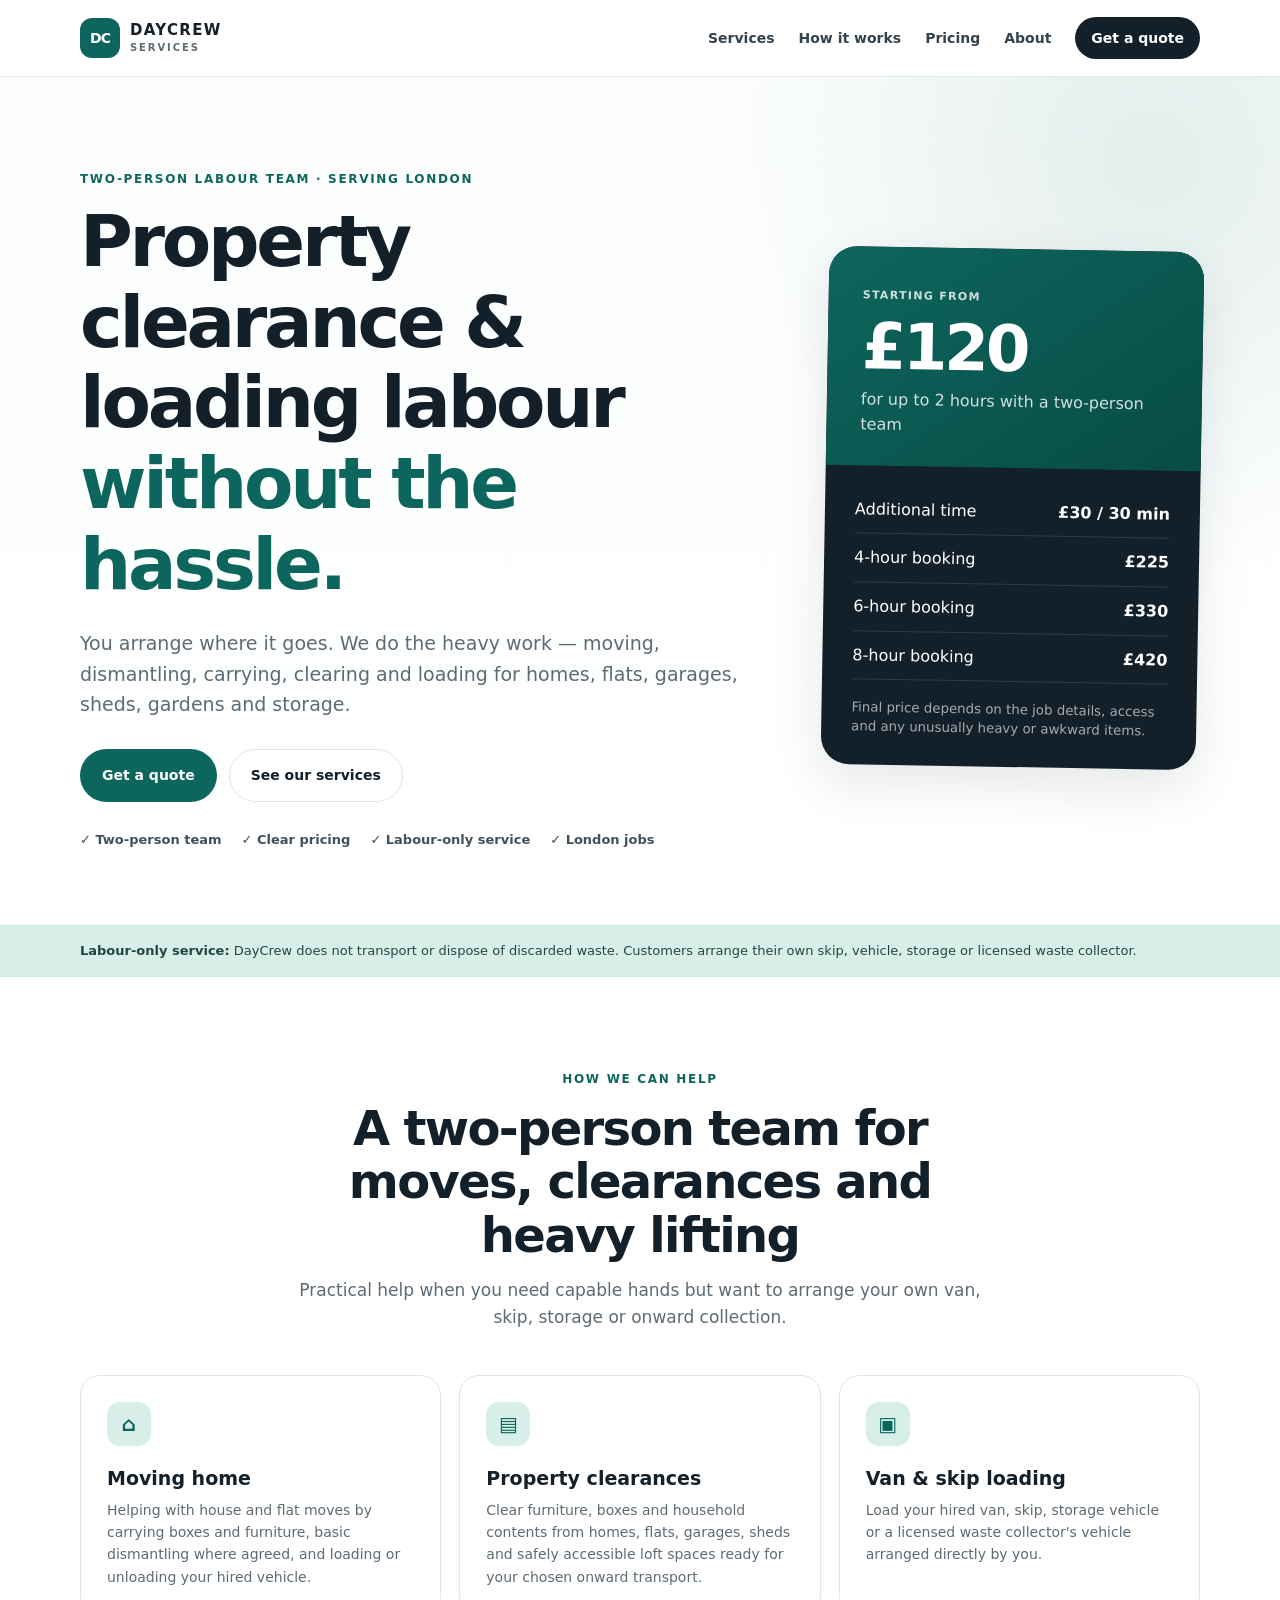
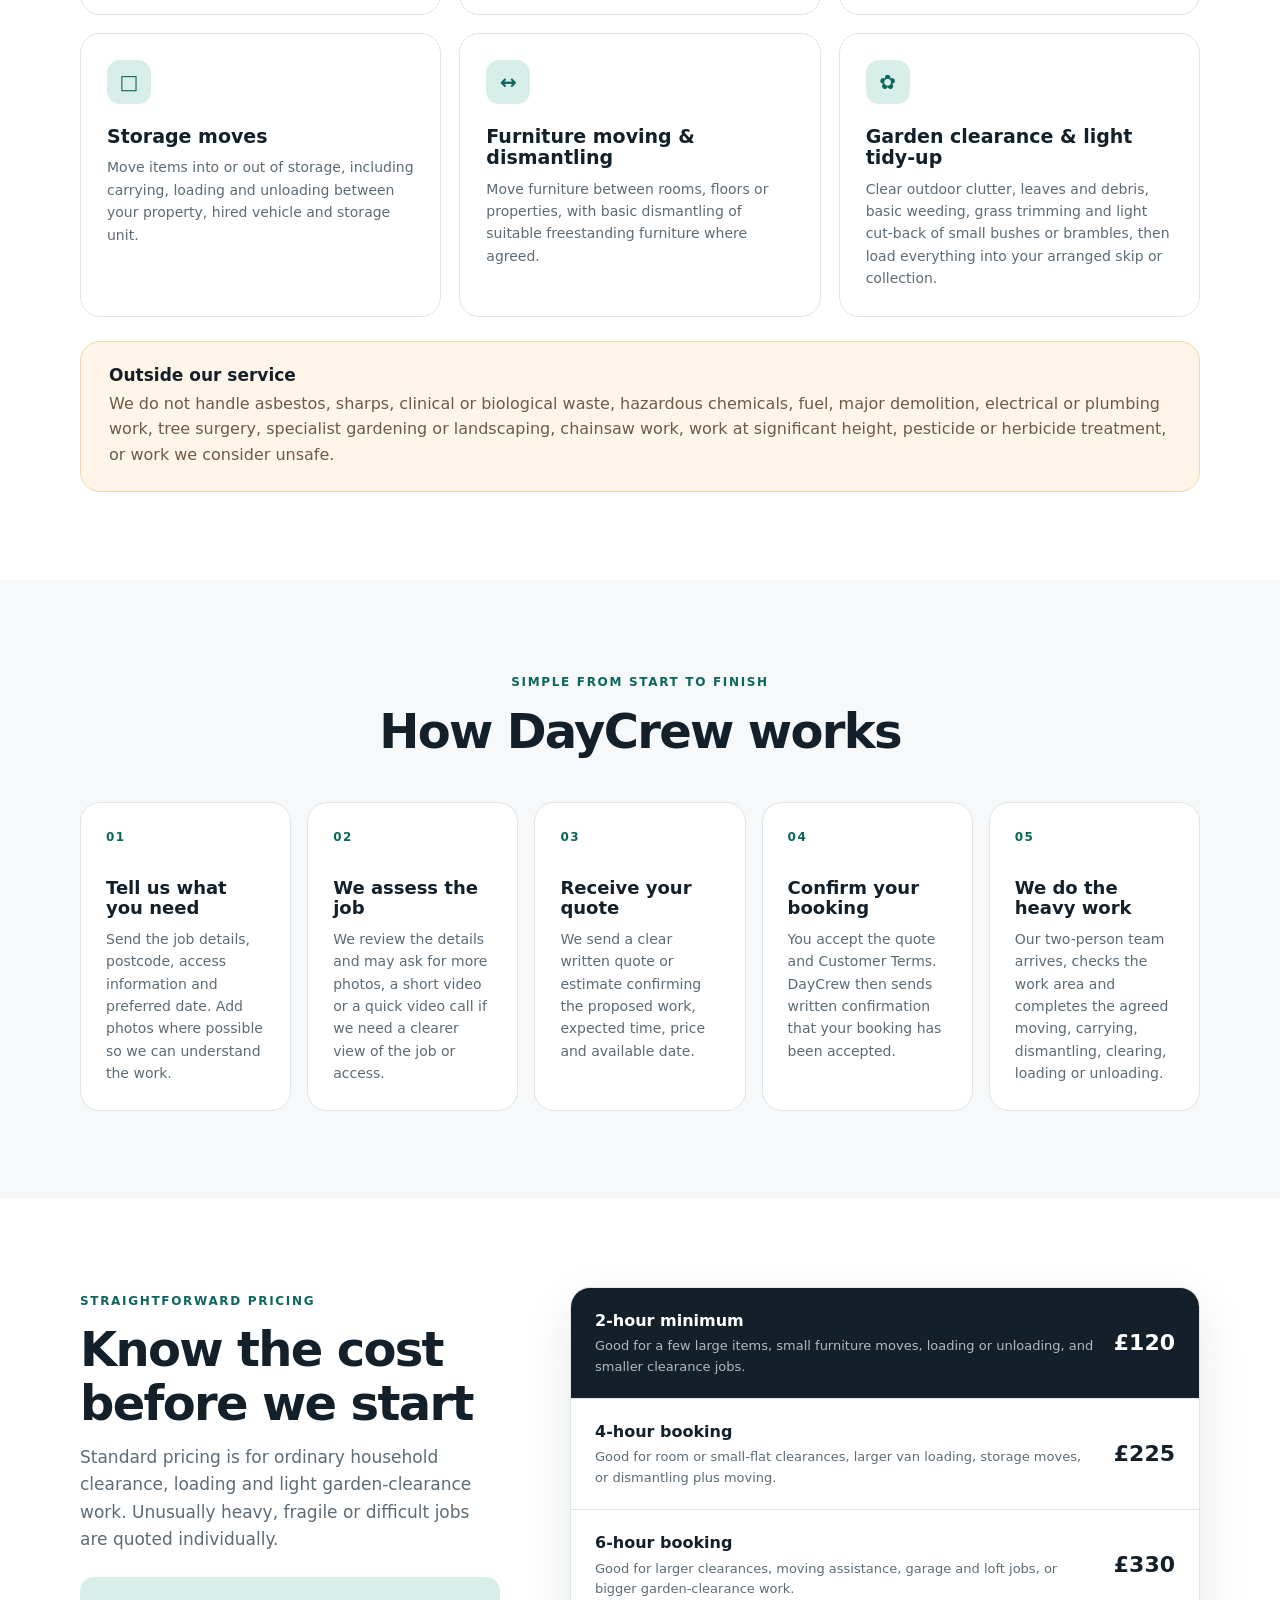
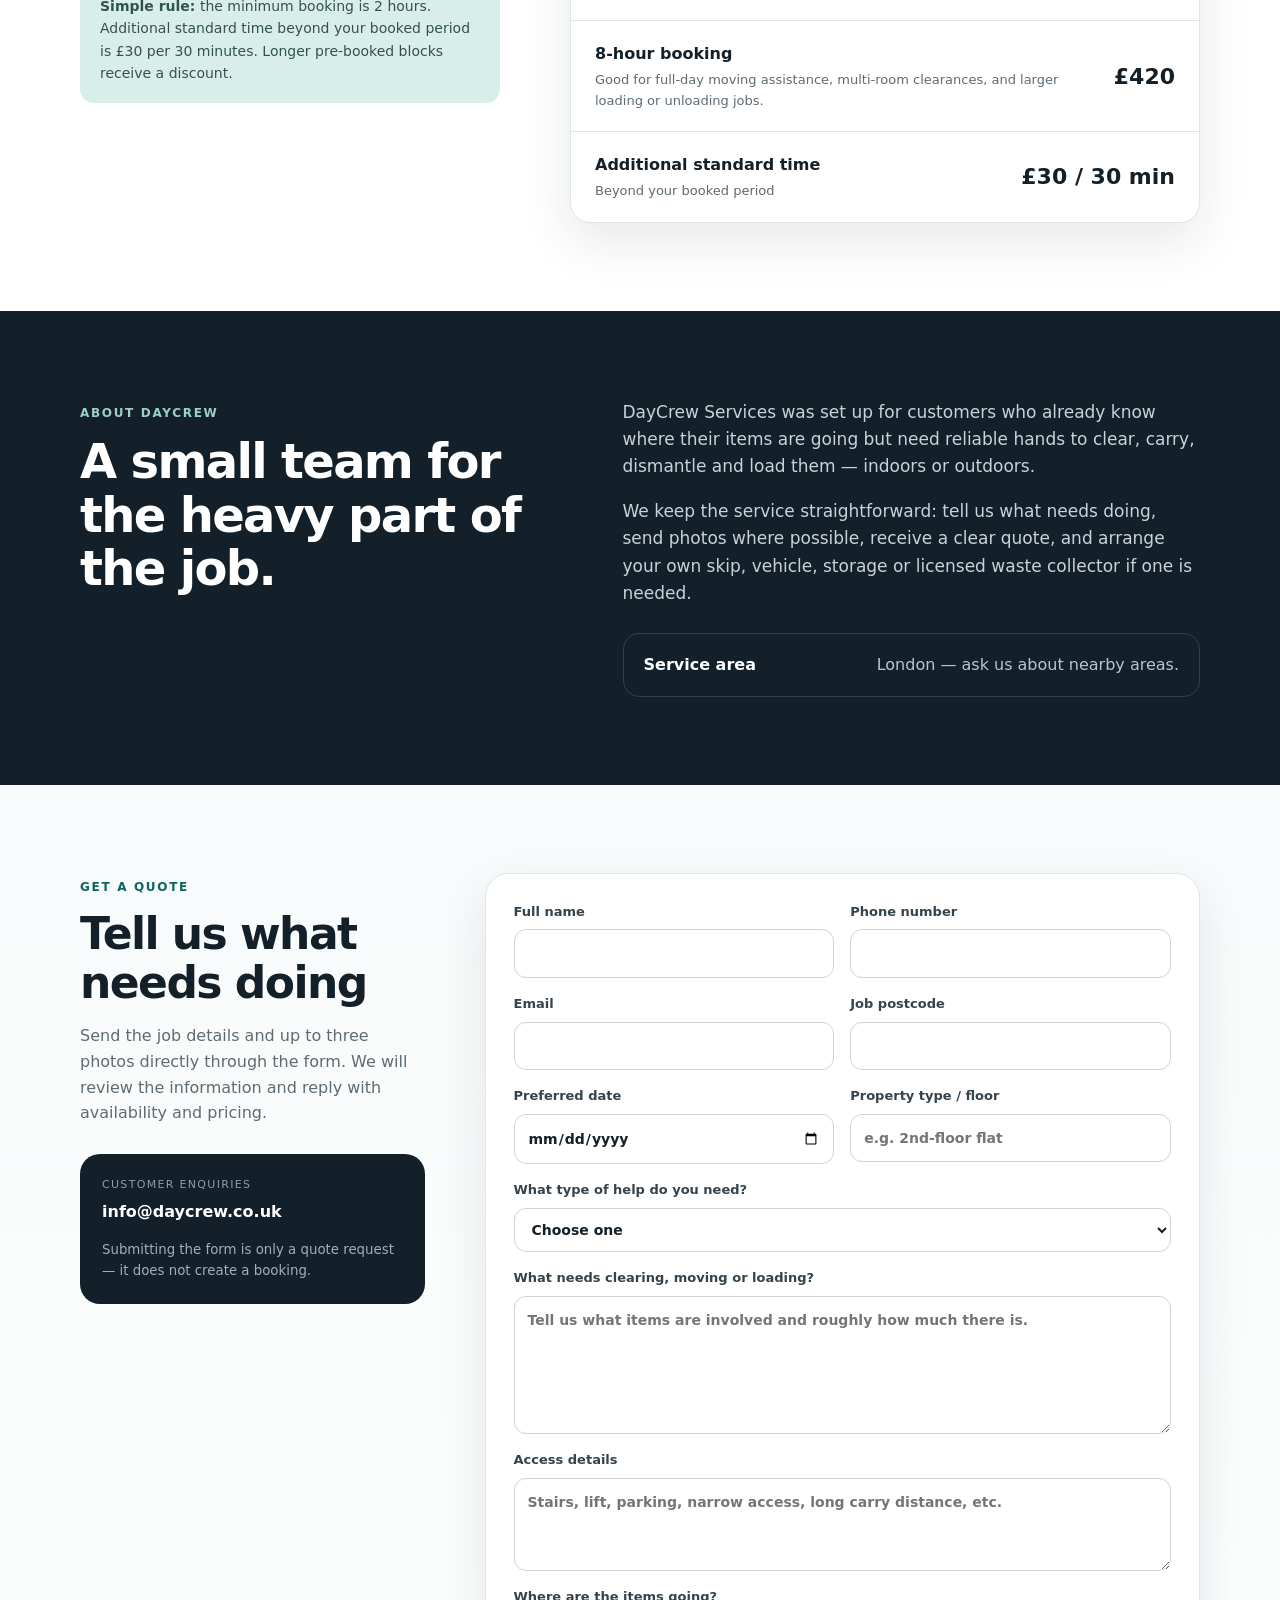
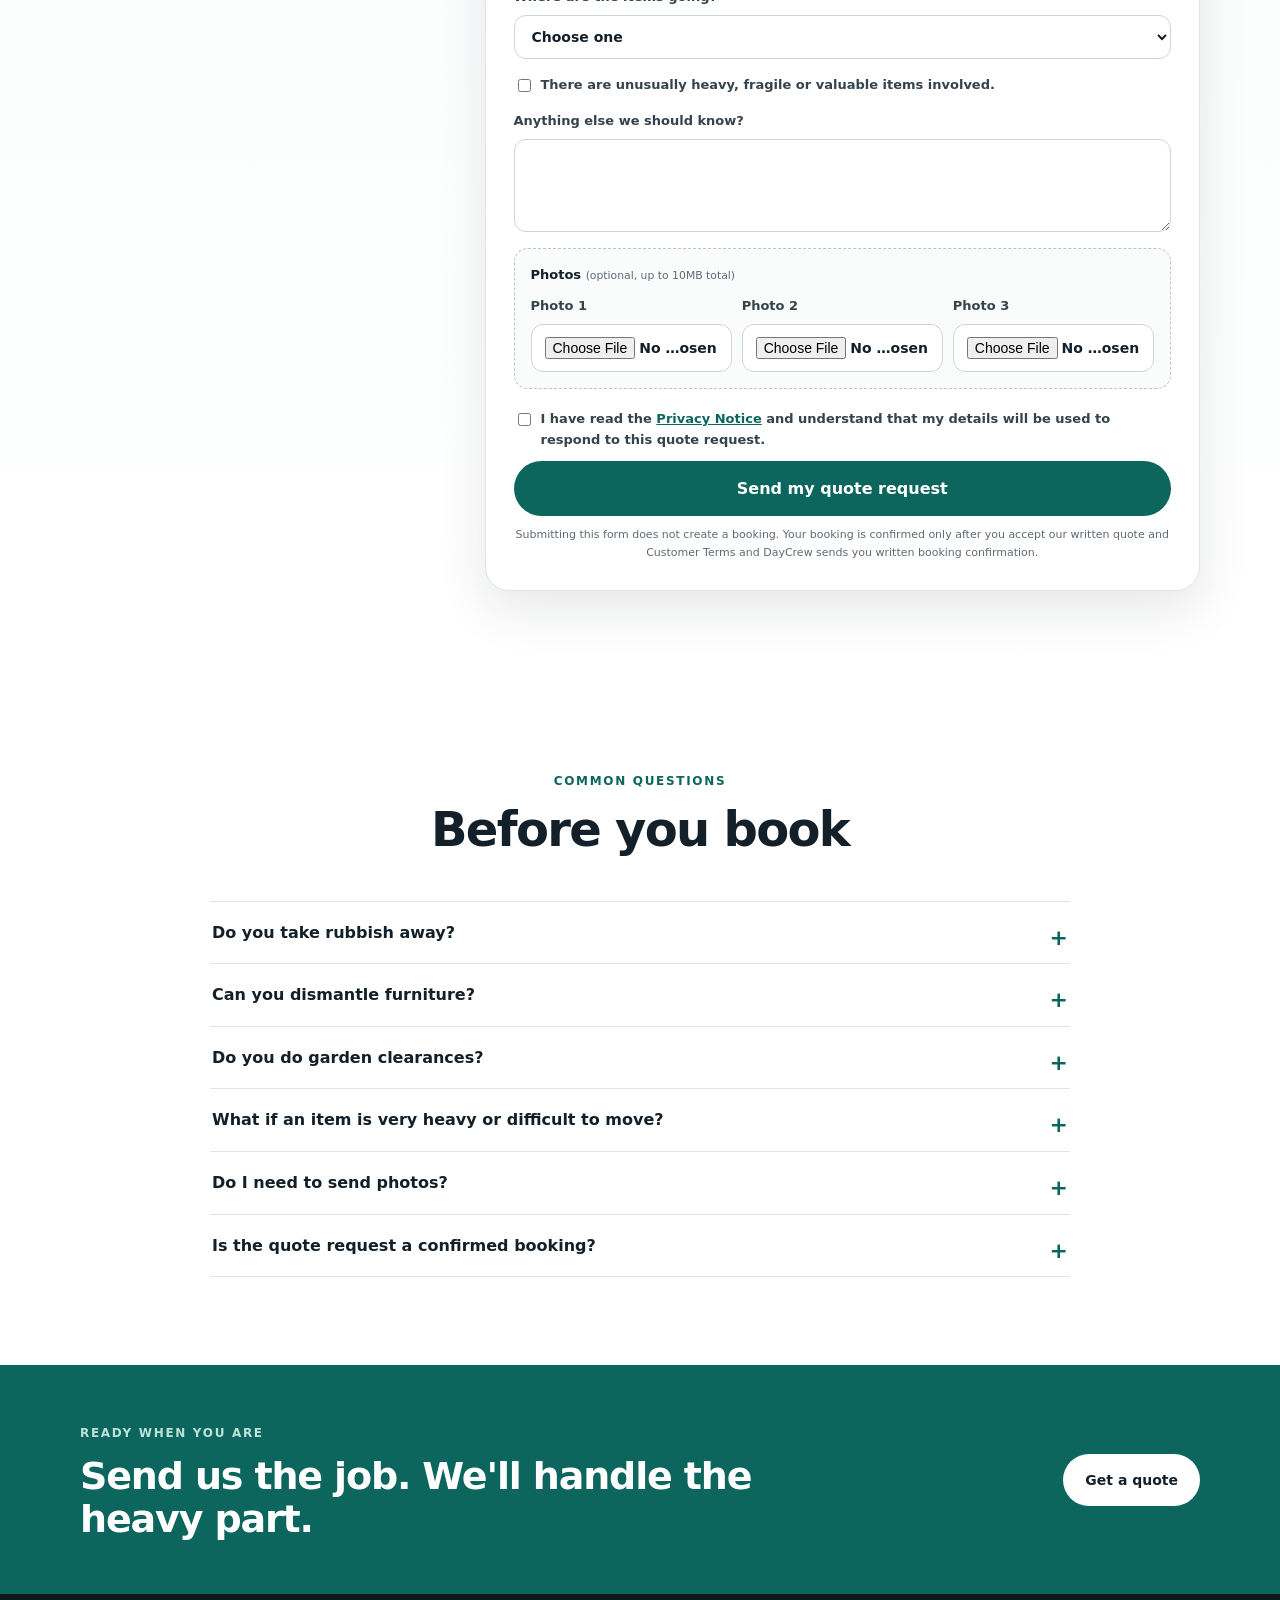
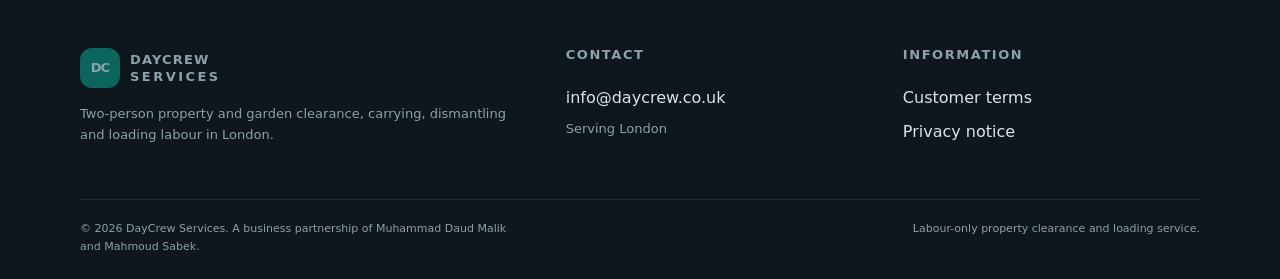
<file: index.html>
<!DOCTYPE html>
<html lang="en">
<head>
  <meta charset="UTF-8" />
  <meta name="viewport" content="width=device-width, initial-scale=1.0" />
  <meta name="description" content="DayCrew Services provides two-person property and garden clearance labour, light outdoor tidy-ups, carrying, dismantling and loading in London. You arrange where it goes — we do the heavy work." />
  <link rel="canonical" href="https://daycrew.co.uk/" />
  <meta property="og:type" content="website" />
  <meta property="og:title" content="DayCrew Services | Property Clearance & Loading Labour" />
  <meta property="og:description" content="Two-person property and garden clearance labour, light outdoor tidy-ups, carrying, dismantling and loading in London. You arrange where it goes — we do the heavy work." />
  <meta property="og:url" content="https://daycrew.co.uk/" />
  <meta name="theme-color" content="#0d665d" />
  <title>DayCrew Services | Property & Garden Clearance Labour in London</title>
  <link rel="icon" href="favicon.svg" type="image/svg+xml" />
  <link rel="stylesheet" href="styles.css" />
  <script defer src="script.js"></script>
  <script src="https://js.usebasin.com/v2.11.1.min.js" defer></script>
  <script type="application/ld+json">
  {
    "@context":"https://schema.org",
    "@type":"Organization",
    "name":"DayCrew Services",
    "url":"https://daycrew.co.uk/",
    "email":"info@daycrew.co.uk",
    "description":"Two-person property and garden clearance labour, light outdoor tidy-ups, carrying, dismantling and loading.",
    "areaServed":{"@type":"City","name":"London"}
  }
  </script>
</head>
<body>
  <a class="skip-link" href="#main">Skip to content</a>

  <header class="site-header">
    <div class="container nav-wrap">
      <a class="brand" href="#top" aria-label="DayCrew Services home">
        <span class="brand-mark">DC</span>
        <span class="brand-text">DAYCREW<span>SERVICES</span></span>
      </a>
      <button class="menu-toggle" aria-expanded="false" aria-controls="site-nav">
        <span></span><span></span><span></span><span class="sr-only">Menu</span>
      </button>
      <nav id="site-nav" class="site-nav" aria-label="Primary navigation">
        <a href="#services">Services</a>
        <a href="#how">How it works</a>
        <a href="#pricing">Pricing</a>
        <a href="#about">About</a>
        <a class="nav-cta" href="#quote">Get a quote</a>
      </nav>
    </div>
  </header>

  <main id="main">
    <section class="hero" id="top">
      <div class="container hero-grid">
        <div class="hero-copy">
          <span class="eyebrow">Two-person labour team · Serving London</span>
          <h1>Property clearance &amp; loading labour <span>without the hassle.</span></h1>
          <p class="hero-lead">You arrange where it goes. We do the heavy work — moving, dismantling, carrying, clearing and loading for homes, flats, garages, sheds, gardens and storage.</p>
          <div class="hero-actions">
            <a class="btn btn-primary" href="#quote">Get a quote</a>
            <a class="btn btn-secondary" href="#services">See our services</a>
          </div>
          <div class="trust-row" aria-label="Key service benefits">
            <span>✓ Two-person team</span>
            <span>✓ Clear pricing</span>
            <span>✓ Labour-only service</span>
            <span>✓ London jobs</span>
          </div>
        </div>

        <aside class="hero-card">
          <div class="hero-card-top">
            <span class="mini-label">Starting from</span>
            <div class="price-big">£120</div>
            <p>for up to 2 hours with a two-person team</p>
          </div>
          <div class="hero-card-body">
            <div class="card-line"><span>Additional time</span><strong>£30 / 30 min</strong></div>
            <div class="card-line"><span>4-hour booking</span><strong>£225</strong></div>
            <div class="card-line"><span>6-hour booking</span><strong>£330</strong></div>
            <div class="card-line"><span>8-hour booking</span><strong>£420</strong></div>
            <small>Final price depends on the job details, access and any unusually heavy or awkward items.</small>
          </div>
        </aside>
      </div>
    </section>

    <section class="notice-strip">
      <div class="container"><strong>Labour-only service:</strong> DayCrew does not transport or dispose of discarded waste. Customers arrange their own skip, vehicle, storage or licensed waste collector.</div>
    </section>

    <section class="section" id="services">
      <div class="container">
        <div class="section-heading">
          <span class="eyebrow">How we can help</span>
          <h2>A two-person team for moves, clearances and heavy lifting</h2>
          <p>Practical help when you need capable hands but want to arrange your own van, skip, storage or onward collection.</p>
        </div>
        <div class="service-grid">
          <article class="service-card"><div class="icon">⌂</div><h3>Moving home</h3><p>Helping with house and flat moves by carrying boxes and furniture, basic dismantling where agreed, and loading or unloading your hired vehicle.</p></article>
          <article class="service-card"><div class="icon">▤</div><h3>Property clearances</h3><p>Clear furniture, boxes and household contents from homes, flats, garages, sheds and safely accessible loft spaces ready for your chosen onward transport.</p></article>
          <article class="service-card"><div class="icon">▣</div><h3>Van &amp; skip loading</h3><p>Load your hired van, skip, storage vehicle or a licensed waste collector's vehicle arranged directly by you.</p></article>
          <article class="service-card"><div class="icon">□</div><h3>Storage moves</h3><p>Move items into or out of storage, including carrying, loading and unloading between your property, hired vehicle and storage unit.</p></article>
          <article class="service-card"><div class="icon">↔</div><h3>Furniture moving &amp; dismantling</h3><p>Move furniture between rooms, floors or properties, with basic dismantling of suitable freestanding furniture where agreed.</p></article>
          <article class="service-card"><div class="icon">✿</div><h3>Garden clearance &amp; light tidy-up</h3><p>Clear outdoor clutter, leaves and debris, basic weeding, grass trimming and light cut-back of small bushes or brambles, then load everything into your arranged skip or collection.</p></article>
        </div>
        <div class="scope-box">
          <h3>Outside our service</h3>
          <p>We do not handle asbestos, sharps, clinical or biological waste, hazardous chemicals, fuel, major demolition, electrical or plumbing work, tree surgery, specialist gardening or landscaping, chainsaw work, work at significant height, pesticide or herbicide treatment, or work we consider unsafe.</p>
        </div>
      </div>
    </section>

    <section class="section section-alt" id="how">
      <div class="container">
        <div class="section-heading">
          <span class="eyebrow">Simple from start to finish</span>
          <h2>How DayCrew works</h2>
        </div>
        <div class="steps steps-five">
          <article class="step"><span class="step-number">01</span><h3>Tell us what you need</h3><p>Send the job details, postcode, access information and preferred date. Add photos where possible so we can understand the work.</p></article>
          <article class="step"><span class="step-number">02</span><h3>We assess the job</h3><p>We review the details and may ask for more photos, a short video or a quick video call if we need a clearer view of the job or access.</p></article>
          <article class="step"><span class="step-number">03</span><h3>Receive your quote</h3><p>We send a clear written quote or estimate confirming the proposed work, expected time, price and available date.</p></article>
          <article class="step"><span class="step-number">04</span><h3>Confirm your booking</h3><p>You accept the quote and Customer Terms. DayCrew then sends written confirmation that your booking has been accepted.</p></article>
          <article class="step"><span class="step-number">05</span><h3>We do the heavy work</h3><p>Our two-person team arrives, checks the work area and completes the agreed moving, carrying, dismantling, clearing, loading or unloading.</p></article>
        </div>
      </div>
    </section>

    <section class="section" id="pricing">
      <div class="container pricing-wrap">
        <div class="section-heading left">
          <span class="eyebrow">Straightforward pricing</span>
          <h2>Know the cost before we start</h2>
          <p>Standard pricing is for ordinary household clearance, loading and light garden-clearance work. Unusually heavy, fragile or difficult jobs are quoted individually.</p>
          <div class="pricing-note"><strong>Simple rule:</strong> the minimum booking is 2 hours. Additional standard time beyond your booked period is £30 per 30 minutes. Longer pre-booked blocks receive a discount.</div>
        </div>
        <div class="pricing-table">
          <div class="price-row featured"><div><strong>2-hour minimum</strong><span>Good for a few large items, small furniture moves, loading or unloading, and smaller clearance jobs.</span></div><strong>£120</strong></div>
          <div class="price-row"><div><strong>4-hour booking</strong><span>Good for room or small-flat clearances, larger van loading, storage moves, or dismantling plus moving.</span></div><strong>£225</strong></div>
          <div class="price-row"><div><strong>6-hour booking</strong><span>Good for larger clearances, moving assistance, garage and loft jobs, or bigger garden-clearance work.</span></div><strong>£330</strong></div>
          <div class="price-row"><div><strong>8-hour booking</strong><span>Good for full-day moving assistance, multi-room clearances, and larger loading or unloading jobs.</span></div><strong>£420</strong></div>
          <div class="price-row"><div><strong>Additional standard time</strong><span>Beyond your booked period</span></div><strong>£30 / 30 min</strong></div>
        </div>
      </div>
    </section>

    <section class="section about-section" id="about">
      <div class="container about-grid">
        <div>
          <span class="eyebrow">About DayCrew</span>
          <h2>A small team for the heavy part of the job.</h2>
        </div>
        <div class="about-copy">
          <p>DayCrew Services was set up for customers who already know where their items are going but need reliable hands to clear, carry, dismantle and load them — indoors or outdoors.</p>
          <p>We keep the service straightforward: tell us what needs doing, send photos where possible, receive a clear quote, and arrange your own skip, vehicle, storage or licensed waste collector if one is needed.</p>
          <div class="area-badge"><strong>Service area</strong><span>London — ask us about nearby areas.</span></div>
        </div>
      </div>
    </section>

    <section class="section quote-section" id="quote">
      <div class="container quote-grid">
        <div class="quote-copy">
          <span class="eyebrow">Get a quote</span>
          <h2>Tell us what needs doing</h2>
          <p>Send the job details and up to three photos directly through the form. We will review the information and reply with availability and pricing.</p>
          <div class="contact-card">
            <span>Customer enquiries</span>
            <a href="mailto:info@daycrew.co.uk">info@daycrew.co.uk</a>
            <small>Submitting the form is only a quote request — it does not create a booking.</small>
          </div>
        </div>

        <form id="quote-form" class="quote-form" action="https://usebasin.com/f/9fa16389e212" method="POST" enctype="multipart/form-data" data-basin-form data-basin-success-action="render" data-basin-success-id="quote-success" data-basin-error-id="quote-error" data-basin-spam-protection="none" data-basin-capture-url="true">
          <div class="form-grid">
            <label>Full name<input type="text" name="Full name" required autocomplete="name" /></label>
            <label>Phone number<input type="tel" name="Phone number" required autocomplete="tel" /></label>
            <label>Email<input type="email" name="email" required autocomplete="email" /></label>
            <label>Job postcode<input type="text" name="Job postcode" required autocomplete="postal-code" /></label>
            <label>Preferred date<input type="date" name="Preferred date" /></label>
            <label>Property type / floor<input type="text" name="Property / floor" placeholder="e.g. 2nd-floor flat" /></label>
            <label class="full">What type of help do you need?
              <select name="Job type" required>
                <option value="">Choose one</option>
                <option>House / flat clearance labour</option>
                <option>Garage / shed / loft clearance</option>
                <option>Garden clearance / light tidy-up</option>
                <option>Furniture moving / dismantling</option>
                <option>Skip / van loading</option>
                <option>Moving / storage assistance</option>
                <option>Other</option>
              </select>
            </label>
            <label class="full">What needs clearing, moving or loading?<textarea name="Job details" rows="5" required placeholder="Tell us what items are involved and roughly how much there is."></textarea></label>
            <label class="full">Access details<textarea name="Access details" rows="3" placeholder="Stairs, lift, parking, narrow access, long carry distance, etc."></textarea></label>
            <label class="full">Where are the items going?
              <select name="Destination" required>
                <option value="">Choose one</option>
                <option>My skip</option>
                <option>My / hired removal van</option>
                <option>Licensed waste collector I have arranged</option>
                <option>Storage unit / storage vehicle</option>
                <option>Only moving within the property</option>
                <option>Other</option>
              </select>
            </label>
            <label class="full checkbox-row"><input type="checkbox" name="Heavy / fragile / valuable items" value="Yes" /><span>There are unusually heavy, fragile or valuable items involved.</span></label>
            <label class="full">Anything else we should know?<textarea name="Other notes" rows="3"></textarea></label>

            <div class="full upload-group">
              <span class="upload-title">Photos <small>(optional, up to 10MB total)</small></span>
              <div class="upload-grid">
                <label>Photo 1<input type="file" name="Photo 1" accept="image/jpeg,image/png,image/webp" /></label>
                <label>Photo 2<input type="file" name="Photo 2" accept="image/jpeg,image/png,image/webp" /></label>
                <label>Photo 3<input type="file" name="Photo 3" accept="image/jpeg,image/png,image/webp" /></label>
              </div>
            </div>

            <label class="full checkbox-row privacy-check">
              <input type="checkbox" name="Privacy notice acknowledged" value="Yes" required />
              <span>I have read the <a href="privacy.html" target="_blank" rel="noopener">Privacy Notice</a> and understand that my details will be used to respond to this quote request.</span>
            </label>
          </div>

          <button type="submit" class="btn btn-primary btn-full">Send my quote request</button>
          <p class="form-small">Submitting this form does not create a booking. Your booking is confirmed only after you accept our written quote and Customer Terms and DayCrew sends you written booking confirmation.</p>
        </form>
        <div id="quote-success" class="form-status form-status-success" style="display:none;" role="status" aria-live="polite">
          <strong>Thanks — your quote request has been sent.</strong>
          <span>We’ll review the details and get back to you as soon as we can.</span>
        </div>
        <div id="quote-error" class="form-status form-status-error" style="display:none;" role="alert" aria-live="assertive">
          <strong>Something went wrong.</strong>
          <span>Please try again, or email <a href="mailto:info@daycrew.co.uk">info@daycrew.co.uk</a>.</span>
        </div>
      </div>
    </section>

    <section class="section faq-section">
      <div class="container">
        <div class="section-heading"><span class="eyebrow">Common questions</span><h2>Before you book</h2></div>
        <div class="faq-list">
          <details><summary>Do you take rubbish away?</summary><p>No. DayCrew is a labour-only service. We can carry and load items, but you arrange the skip, vehicle, storage or licensed waste collector directly.</p></details>
          <details><summary>Can you dismantle furniture?</summary><p>Yes, basic dismantling of suitable freestanding furniture can be included where agreed in the quote.</p></details>
          <details><summary>Do you do garden clearances?</summary><p>Yes. We can clear outdoor clutter and existing garden debris, carry and load garden items, and help with light tidy-up work such as basic weeding, grass trimming and cutting back small bushes or brambles where it can be done safely. We do not provide specialist gardening, landscaping or tree-surgery services.</p></details>
          <details><summary>What if an item is very heavy or difficult to move?</summary><p>Tell us before booking. We may ask for more details, quote it separately, require a specific risk acknowledgement, or decline work we believe cannot be carried out safely.</p></details>
          <details><summary>Do I need to send photos?</summary><p>They are strongly recommended. Photos of the items, stairs and access route help us estimate the time and identify difficult items before arrival.</p></details>
          <details><summary>Is the quote request a confirmed booking?</summary><p>No. A booking is confirmed only after you accept our written quote and Customer Terms and DayCrew sends you written booking confirmation.</p></details>
        </div>
      </div>
    </section>

    <section class="cta-section">
      <div class="container cta-inner">
        <div><span class="eyebrow">Ready when you are</span><h2>Send us the job. We'll handle the heavy part.</h2></div>
        <a class="btn btn-light" href="#quote">Get a quote</a>
      </div>
    </section>
  </main>

  <footer class="site-footer">
    <div class="container footer-grid">
      <div>
        <a class="brand footer-brand" href="#top"><span class="brand-mark">DC</span><span class="brand-text">DAYCREW<span>SERVICES</span></span></a>
        <p>Two-person property and garden clearance, carrying, dismantling and loading labour in London.</p>
      </div>
      <div>
        <h3>Contact</h3>
        <a href="mailto:info@daycrew.co.uk">info@daycrew.co.uk</a>
        <span>Serving London</span>
      </div>
      <div>
        <h3>Information</h3>
        <a href="terms.html">Customer terms</a>
        <a href="privacy.html">Privacy notice</a>
      </div>
    </div>
    <div class="container footer-bottom">
      <p>© <span id="year"></span> DayCrew Services. A business partnership of Muhammad Daud Malik and Mahmoud Sabek.</p>
      <p>Labour-only property clearance and loading service.</p>
    </div>
  </footer>
</body>
</html>
</file>
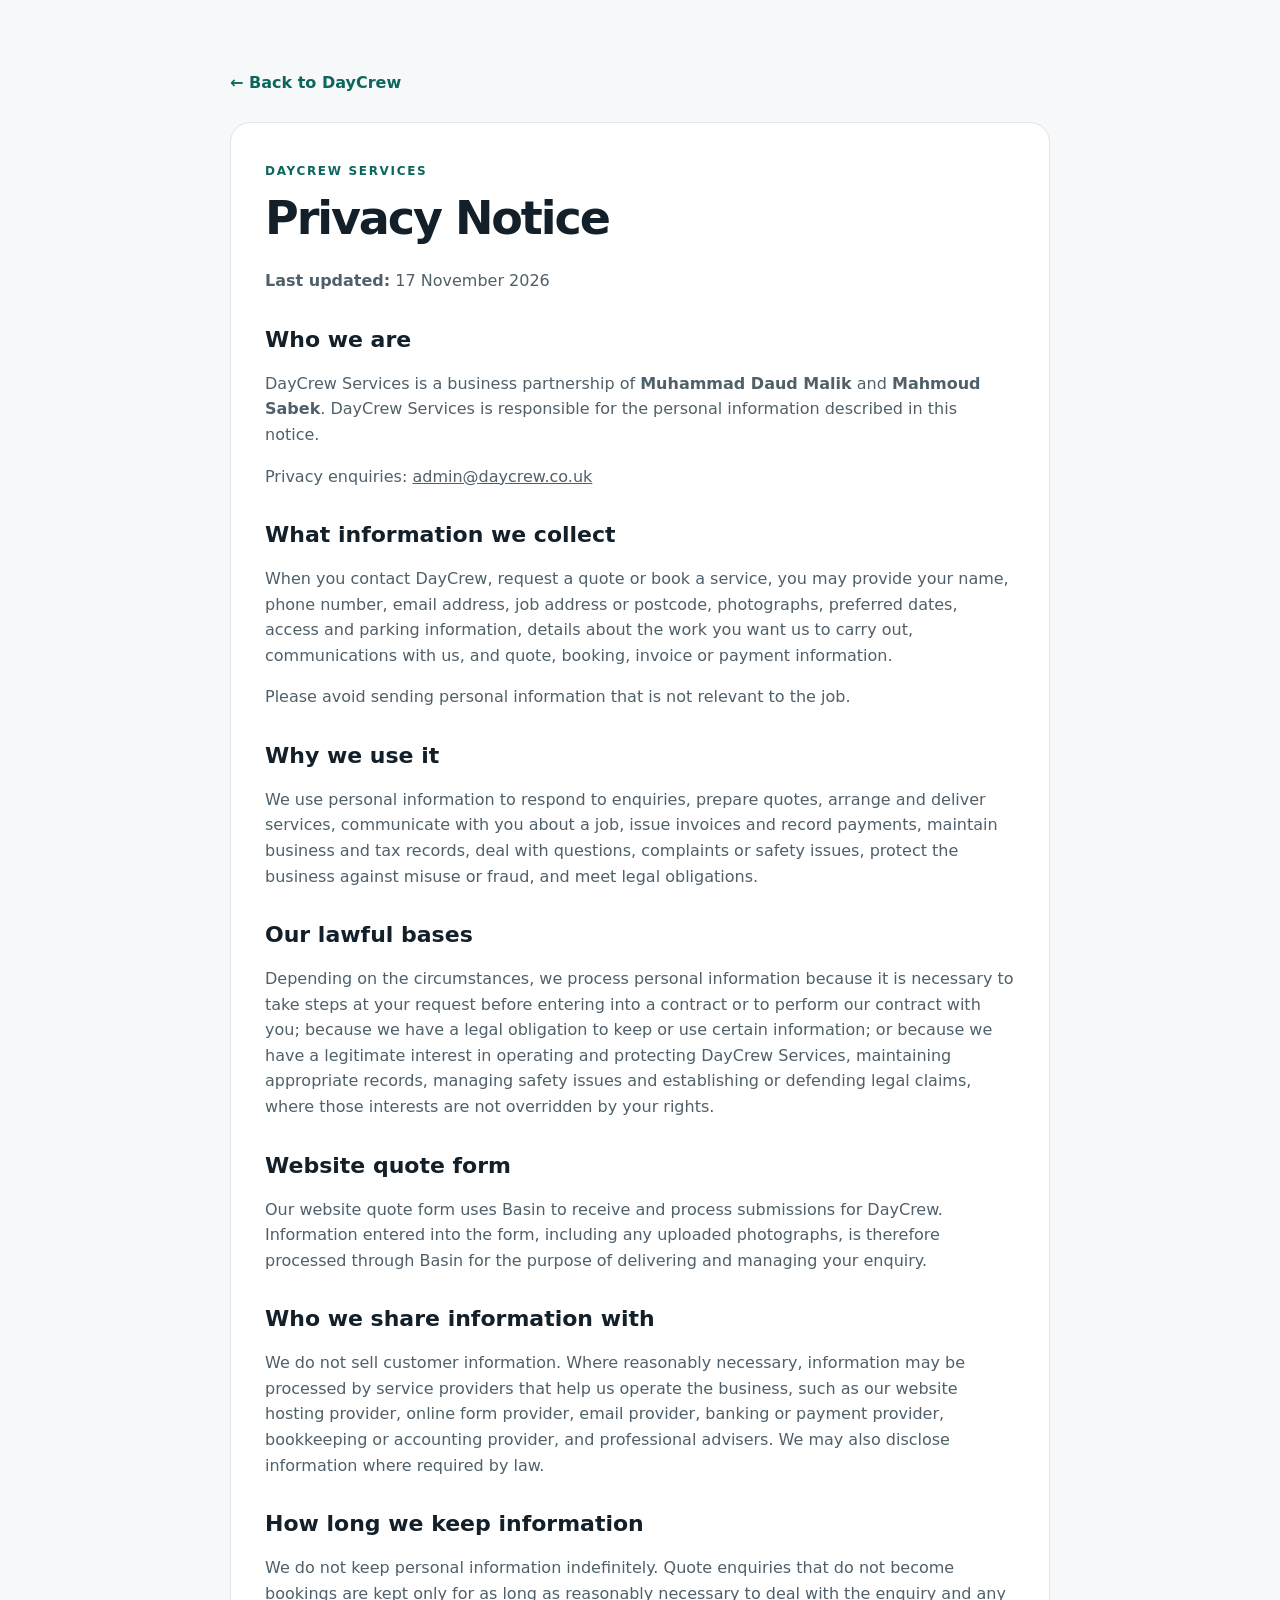
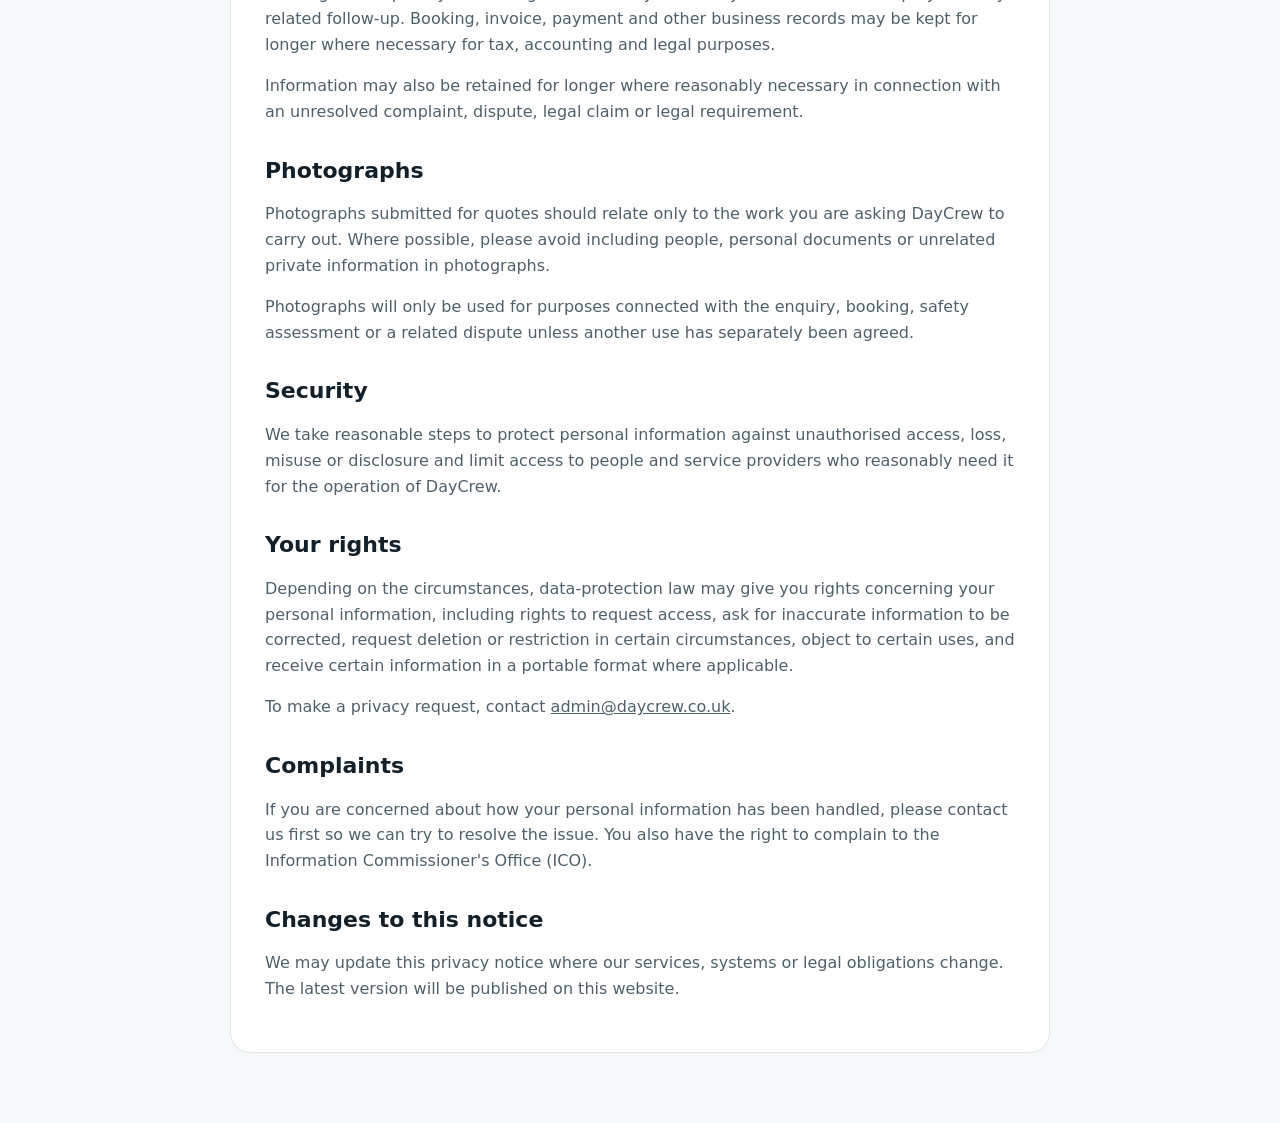
<file: privacy.html>
<!DOCTYPE html>
<html lang="en">
<head>
  <meta charset="UTF-8" />
  <meta name="viewport" content="width=device-width, initial-scale=1.0" />
  <meta name="description" content="DayCrew Services privacy notice." />
  <link rel="canonical" href="https://daycrew.co.uk/privacy.html" />
  <title>Privacy Notice | DayCrew Services</title>
  <link rel="icon" href="favicon.svg" type="image/svg+xml" />
  <link rel="stylesheet" href="styles.css" />
</head>
<body class="legal-page">
  <main class="legal-shell">
    <a class="back-link" href="index.html">← Back to DayCrew</a>
    <div class="legal-card">
      <span class="eyebrow">DayCrew Services</span>
      <h1>Privacy Notice</h1>
      <p><strong>Last updated:</strong> 17 November 2026</p>

      <h2>Who we are</h2>
      <p>DayCrew Services is a business partnership of <strong>Muhammad Daud Malik</strong> and <strong>Mahmoud Sabek</strong>. DayCrew Services is responsible for the personal information described in this notice.</p>
      <p>Privacy enquiries: <a href="mailto:admin@daycrew.co.uk">admin@daycrew.co.uk</a></p>

      <h2>What information we collect</h2>
      <p>When you contact DayCrew, request a quote or book a service, you may provide your name, phone number, email address, job address or postcode, photographs, preferred dates, access and parking information, details about the work you want us to carry out, communications with us, and quote, booking, invoice or payment information.</p>
      <p>Please avoid sending personal information that is not relevant to the job.</p>

      <h2>Why we use it</h2>
      <p>We use personal information to respond to enquiries, prepare quotes, arrange and deliver services, communicate with you about a job, issue invoices and record payments, maintain business and tax records, deal with questions, complaints or safety issues, protect the business against misuse or fraud, and meet legal obligations.</p>

      <h2>Our lawful bases</h2>
      <p>Depending on the circumstances, we process personal information because it is necessary to take steps at your request before entering into a contract or to perform our contract with you; because we have a legal obligation to keep or use certain information; or because we have a legitimate interest in operating and protecting DayCrew Services, maintaining appropriate records, managing safety issues and establishing or defending legal claims, where those interests are not overridden by your rights.</p>

      <h2>Website quote form</h2>
      <p>Our website quote form uses Basin to receive and process submissions for DayCrew. Information entered into the form, including any uploaded photographs, is therefore processed through Basin for the purpose of delivering and managing your enquiry.</p>

      <h2>Who we share information with</h2>
      <p>We do not sell customer information. Where reasonably necessary, information may be processed by service providers that help us operate the business, such as our website hosting provider, online form provider, email provider, banking or payment provider, bookkeeping or accounting provider, and professional advisers. We may also disclose information where required by law.</p>

      <h2>How long we keep information</h2>
      <p>We do not keep personal information indefinitely. Quote enquiries that do not become bookings are kept only for as long as reasonably necessary to deal with the enquiry and any related follow-up. Booking, invoice, payment and other business records may be kept for longer where necessary for tax, accounting and legal purposes.</p>
      <p>Information may also be retained for longer where reasonably necessary in connection with an unresolved complaint, dispute, legal claim or legal requirement.</p>

      <h2>Photographs</h2>
      <p>Photographs submitted for quotes should relate only to the work you are asking DayCrew to carry out. Where possible, please avoid including people, personal documents or unrelated private information in photographs.</p>
      <p>Photographs will only be used for purposes connected with the enquiry, booking, safety assessment or a related dispute unless another use has separately been agreed.</p>

      <h2>Security</h2>
      <p>We take reasonable steps to protect personal information against unauthorised access, loss, misuse or disclosure and limit access to people and service providers who reasonably need it for the operation of DayCrew.</p>

      <h2>Your rights</h2>
      <p>Depending on the circumstances, data-protection law may give you rights concerning your personal information, including rights to request access, ask for inaccurate information to be corrected, request deletion or restriction in certain circumstances, object to certain uses, and receive certain information in a portable format where applicable.</p>
      <p>To make a privacy request, contact <a href="mailto:admin@daycrew.co.uk">admin@daycrew.co.uk</a>.</p>

      <h2>Complaints</h2>
      <p>If you are concerned about how your personal information has been handled, please contact us first so we can try to resolve the issue. You also have the right to complain to the Information Commissioner's Office (ICO).</p>

      <h2>Changes to this notice</h2>
      <p>We may update this privacy notice where our services, systems or legal obligations change. The latest version will be published on this website.</p>
    </div>
  </main>
</body>
</html>
</file>
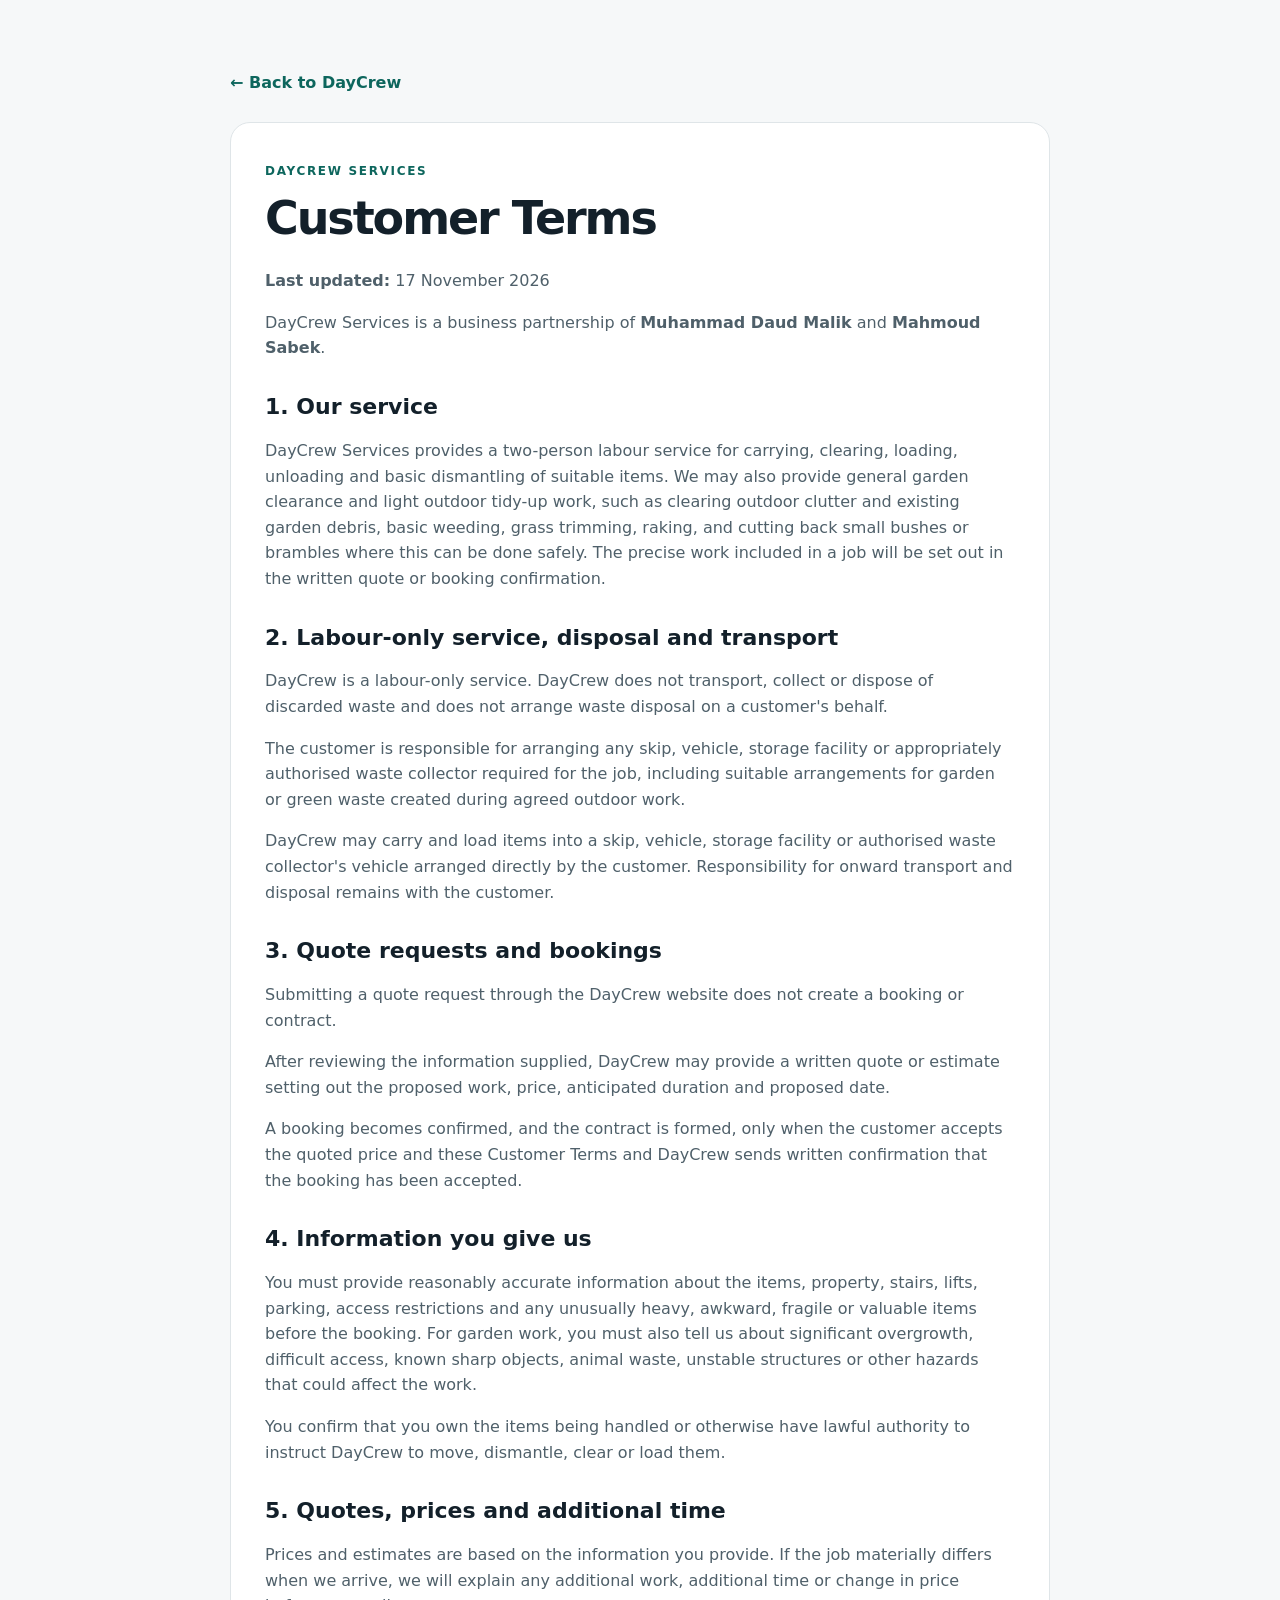
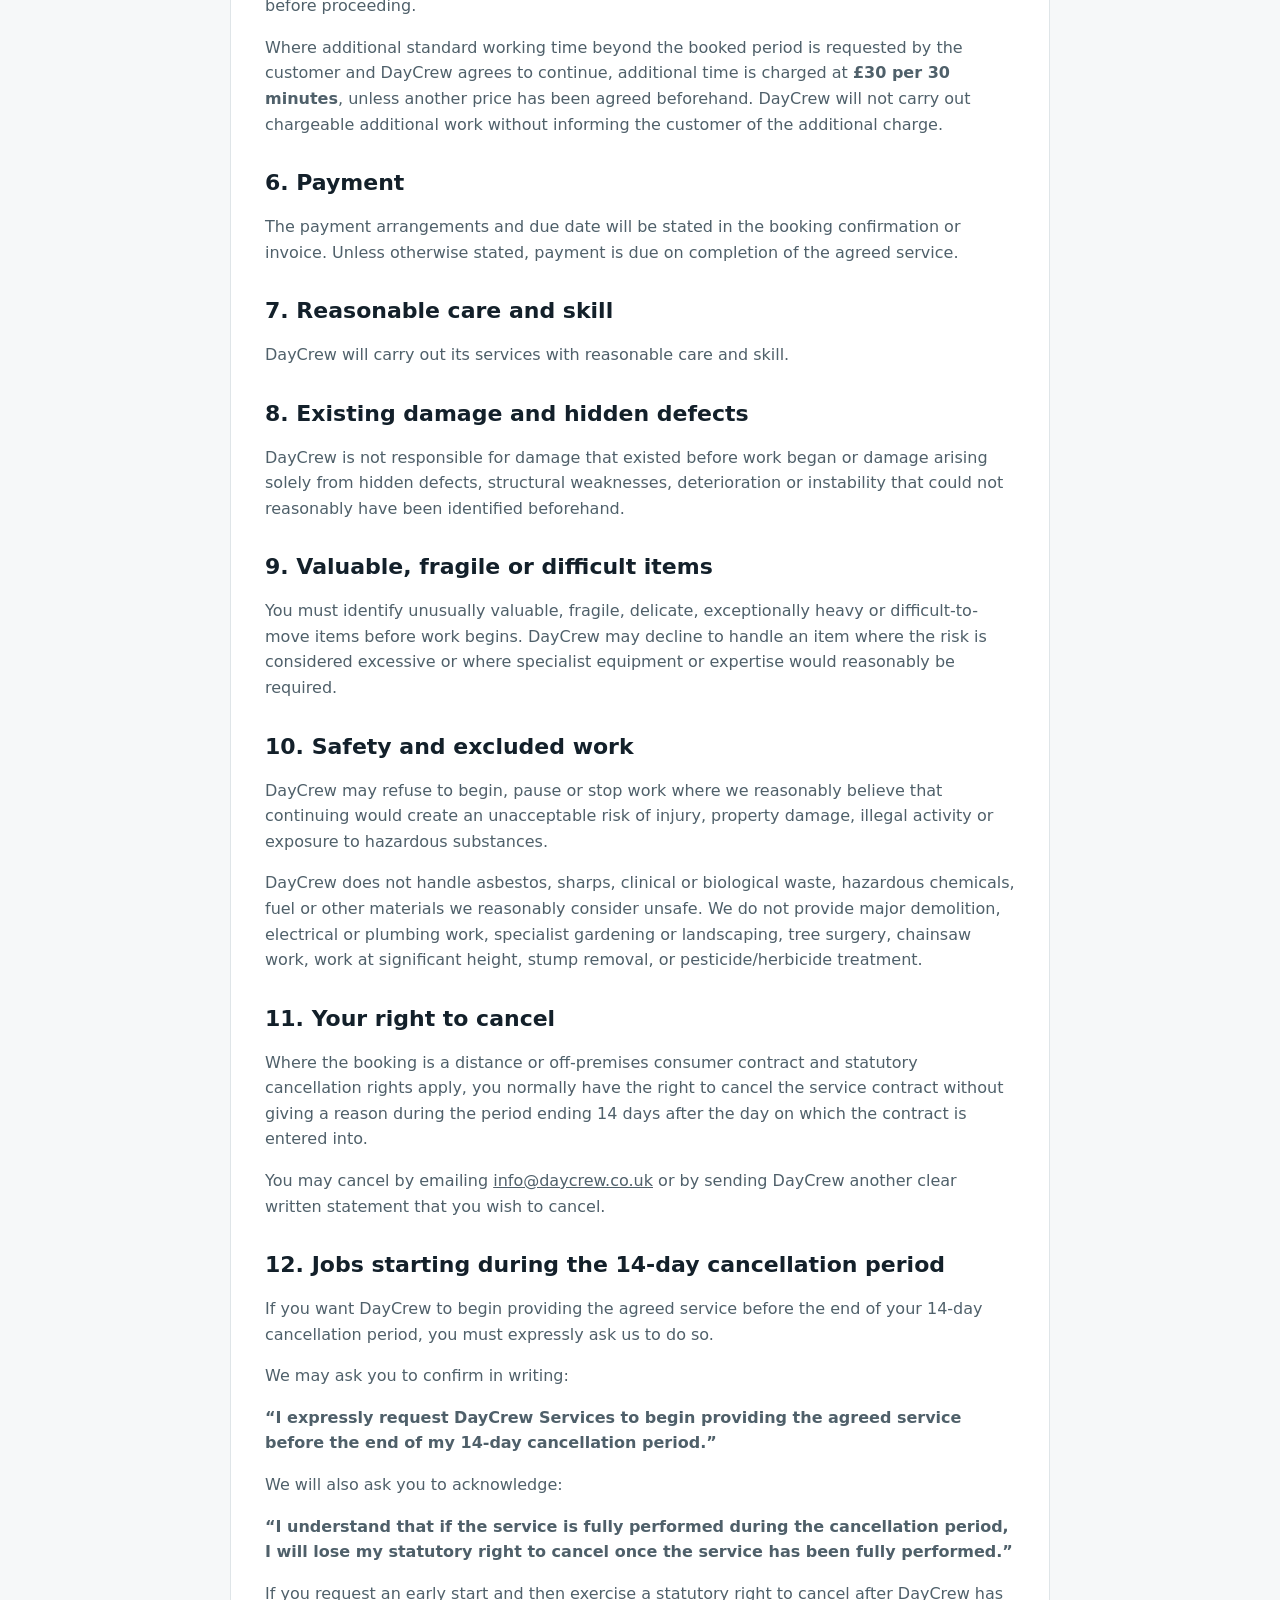
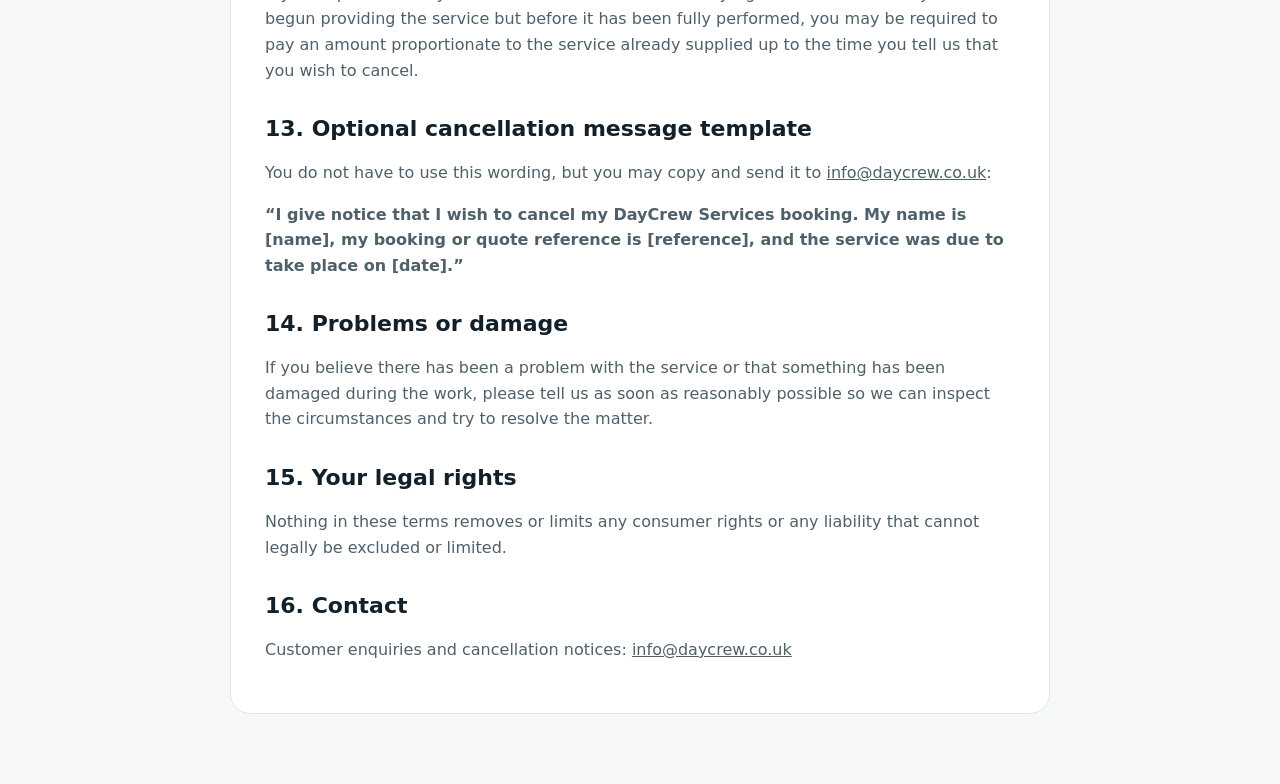
<file: terms.html>
<!DOCTYPE html>
<html lang="en">
<head>
  <meta charset="UTF-8" />
  <meta name="viewport" content="width=device-width, initial-scale=1.0" />
  <meta name="description" content="DayCrew Services customer terms." />
  <link rel="canonical" href="https://daycrew.co.uk/terms.html" />
  <title>Customer Terms | DayCrew Services</title>
  <link rel="icon" href="favicon.svg" type="image/svg+xml" />
  <link rel="stylesheet" href="styles.css" />
</head>
<body class="legal-page">
  <main class="legal-shell">
    <a class="back-link" href="index.html">← Back to DayCrew</a>
    <div class="legal-card">
      <span class="eyebrow">DayCrew Services</span>
      <h1>Customer Terms</h1>
      <p><strong>Last updated:</strong> 17 November 2026</p>
      <p>DayCrew Services is a business partnership of <strong>Muhammad Daud Malik</strong> and <strong>Mahmoud Sabek</strong>.</p>

      <h2>1. Our service</h2>
      <p>DayCrew Services provides a two-person labour service for carrying, clearing, loading, unloading and basic dismantling of suitable items. We may also provide general garden clearance and light outdoor tidy-up work, such as clearing outdoor clutter and existing garden debris, basic weeding, grass trimming, raking, and cutting back small bushes or brambles where this can be done safely. The precise work included in a job will be set out in the written quote or booking confirmation.</p>

      <h2>2. Labour-only service, disposal and transport</h2>
      <p>DayCrew is a labour-only service. DayCrew does not transport, collect or dispose of discarded waste and does not arrange waste disposal on a customer's behalf.</p>
      <p>The customer is responsible for arranging any skip, vehicle, storage facility or appropriately authorised waste collector required for the job, including suitable arrangements for garden or green waste created during agreed outdoor work.</p>
      <p>DayCrew may carry and load items into a skip, vehicle, storage facility or authorised waste collector's vehicle arranged directly by the customer. Responsibility for onward transport and disposal remains with the customer.</p>

      <h2>3. Quote requests and bookings</h2>
      <p>Submitting a quote request through the DayCrew website does not create a booking or contract.</p>
      <p>After reviewing the information supplied, DayCrew may provide a written quote or estimate setting out the proposed work, price, anticipated duration and proposed date.</p>
      <p>A booking becomes confirmed, and the contract is formed, only when the customer accepts the quoted price and these Customer Terms and DayCrew sends written confirmation that the booking has been accepted.</p>

      <h2>4. Information you give us</h2>
      <p>You must provide reasonably accurate information about the items, property, stairs, lifts, parking, access restrictions and any unusually heavy, awkward, fragile or valuable items before the booking. For garden work, you must also tell us about significant overgrowth, difficult access, known sharp objects, animal waste, unstable structures or other hazards that could affect the work.</p>
      <p>You confirm that you own the items being handled or otherwise have lawful authority to instruct DayCrew to move, dismantle, clear or load them.</p>

      <h2>5. Quotes, prices and additional time</h2>
      <p>Prices and estimates are based on the information you provide. If the job materially differs when we arrive, we will explain any additional work, additional time or change in price before proceeding.</p>
      <p>Where additional standard working time beyond the booked period is requested by the customer and DayCrew agrees to continue, additional time is charged at <strong>£30 per 30 minutes</strong>, unless another price has been agreed beforehand. DayCrew will not carry out chargeable additional work without informing the customer of the additional charge.</p>

      <h2>6. Payment</h2>
      <p>The payment arrangements and due date will be stated in the booking confirmation or invoice. Unless otherwise stated, payment is due on completion of the agreed service.</p>

      <h2>7. Reasonable care and skill</h2>
      <p>DayCrew will carry out its services with reasonable care and skill.</p>

      <h2>8. Existing damage and hidden defects</h2>
      <p>DayCrew is not responsible for damage that existed before work began or damage arising solely from hidden defects, structural weaknesses, deterioration or instability that could not reasonably have been identified beforehand.</p>

      <h2>9. Valuable, fragile or difficult items</h2>
      <p>You must identify unusually valuable, fragile, delicate, exceptionally heavy or difficult-to-move items before work begins. DayCrew may decline to handle an item where the risk is considered excessive or where specialist equipment or expertise would reasonably be required.</p>

      <h2>10. Safety and excluded work</h2>
      <p>DayCrew may refuse to begin, pause or stop work where we reasonably believe that continuing would create an unacceptable risk of injury, property damage, illegal activity or exposure to hazardous substances.</p>
      <p>DayCrew does not handle asbestos, sharps, clinical or biological waste, hazardous chemicals, fuel or other materials we reasonably consider unsafe. We do not provide major demolition, electrical or plumbing work, specialist gardening or landscaping, tree surgery, chainsaw work, work at significant height, stump removal, or pesticide/herbicide treatment.</p>

      <h2>11. Your right to cancel</h2>
      <p>Where the booking is a distance or off-premises consumer contract and statutory cancellation rights apply, you normally have the right to cancel the service contract without giving a reason during the period ending 14 days after the day on which the contract is entered into.</p>
      <p>You may cancel by emailing <a href="mailto:info@daycrew.co.uk">info@daycrew.co.uk</a> or by sending DayCrew another clear written statement that you wish to cancel.</p>

      <h2>12. Jobs starting during the 14-day cancellation period</h2>
      <p>If you want DayCrew to begin providing the agreed service before the end of your 14-day cancellation period, you must expressly ask us to do so.</p>
      <p>We may ask you to confirm in writing:</p>
      <p><strong>“I expressly request DayCrew Services to begin providing the agreed service before the end of my 14-day cancellation period.”</strong></p>
      <p>We will also ask you to acknowledge:</p>
      <p><strong>“I understand that if the service is fully performed during the cancellation period, I will lose my statutory right to cancel once the service has been fully performed.”</strong></p>
      <p>If you request an early start and then exercise a statutory right to cancel after DayCrew has begun providing the service but before it has been fully performed, you may be required to pay an amount proportionate to the service already supplied up to the time you tell us that you wish to cancel.</p>

      <h2>13. Optional cancellation message template</h2>
      <p>You do not have to use this wording, but you may copy and send it to <a href="mailto:info@daycrew.co.uk">info@daycrew.co.uk</a>:</p>
      <p><strong>“I give notice that I wish to cancel my DayCrew Services booking. My name is [name], my booking or quote reference is [reference], and the service was due to take place on [date].”</strong></p>

      <h2>14. Problems or damage</h2>
      <p>If you believe there has been a problem with the service or that something has been damaged during the work, please tell us as soon as reasonably possible so we can inspect the circumstances and try to resolve the matter.</p>

      <h2>15. Your legal rights</h2>
      <p>Nothing in these terms removes or limits any consumer rights or any liability that cannot legally be excluded or limited.</p>

      <h2>16. Contact</h2>
      <p>Customer enquiries and cancellation notices: <a href="mailto:info@daycrew.co.uk">info@daycrew.co.uk</a></p>
    </div>
  </main>
</body>
</html>
</file>
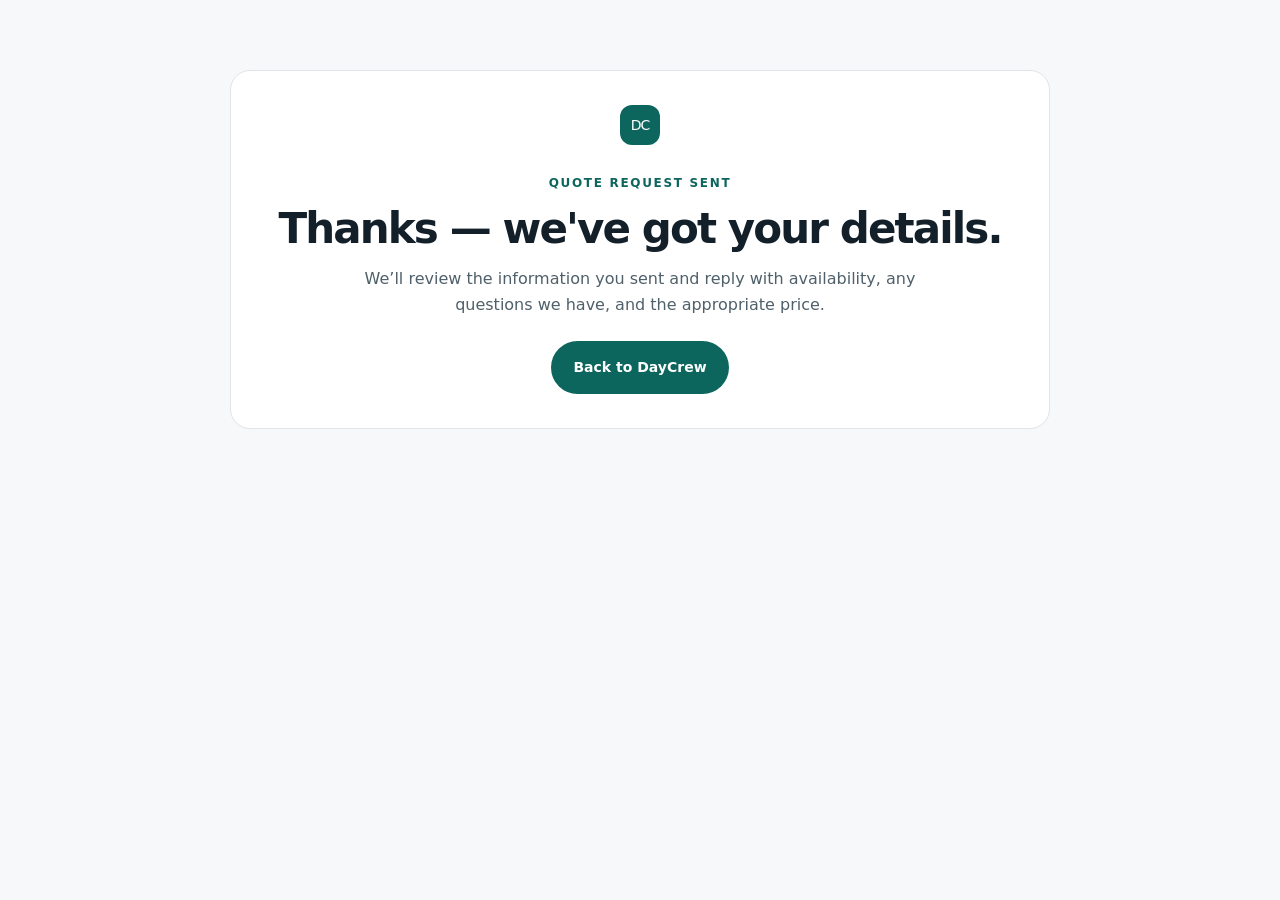
<file: thanks.html>
<!DOCTYPE html>
<html lang="en">
<head>
  <meta charset="UTF-8" />
  <meta name="viewport" content="width=device-width, initial-scale=1.0" />
  <meta name="robots" content="noindex" />
  <title>Quote Request Sent | DayCrew Services</title>
  <link rel="icon" href="favicon.svg" type="image/svg+xml" />
  <link rel="stylesheet" href="styles.css" />
</head>
<body class="legal-page">
  <main class="legal-shell">
    <div class="legal-card thanks-card">
      <div class="brand-mark">DC</div>
      <span class="eyebrow">Quote request sent</span>
      <h1>Thanks — we've got your details.</h1>
      <p>We’ll review the information you sent and reply with availability, any questions we have, and the appropriate price.</p>
      <a class="btn btn-primary" href="index.html">Back to DayCrew</a>
    </div>
  </main>
</body>
</html>
</file>
<file: styles.css>
:root{
  --ink:#13202a;
  --muted:#5d6b74;
  --bg:#f6f8f9;
  --card:#fff;
  --line:#dfe5e8;
  --brand:#0d665d;
  --brand-dark:#084c46;
  --accent:#d8efe9;
  --warm:#fff6e9;
  --shadow:0 18px 50px rgba(19,32,42,.10);
  --radius:20px;
}
*{box-sizing:border-box}
html{scroll-behavior:smooth}
body{margin:0;font-family:Inter,ui-sans-serif,system-ui,-apple-system,BlinkMacSystemFont,"Segoe UI",sans-serif;color:var(--ink);background:#fff;line-height:1.6}
a{color:inherit}
.container{width:min(1120px,calc(100% - 40px));margin:0 auto}
.sr-only,.honeypot{position:absolute!important;width:1px!important;height:1px!important;padding:0!important;margin:-1px!important;overflow:hidden!important;clip:rect(0,0,0,0)!important;white-space:nowrap!important;border:0!important}
.skip-link{position:absolute;left:-9999px;top:10px;background:#fff;padding:10px 14px;z-index:999}
.skip-link:focus{left:10px}
.site-header{position:sticky;top:0;z-index:50;background:rgba(255,255,255,.94);backdrop-filter:blur(12px);border-bottom:1px solid rgba(223,229,232,.8)}
.nav-wrap{height:76px;display:flex;align-items:center;justify-content:space-between;gap:28px}
.brand{display:flex;align-items:center;gap:10px;text-decoration:none;font-weight:800}
.brand-mark{width:40px;height:40px;border-radius:12px;display:grid;place-items:center;background:var(--brand);color:#fff;letter-spacing:-1px;font-size:14px}
.brand-text{font-size:15px;letter-spacing:.09em;line-height:1.05}
.brand-text span{display:block;font-size:10px;font-weight:700;color:var(--muted);letter-spacing:.19em;margin-top:4px}
.site-nav{display:flex;align-items:center;gap:24px}
.site-nav a{text-decoration:none;font-size:14px;font-weight:650;color:#33434d}
.site-nav a:hover{color:var(--brand)}
.site-nav .nav-cta{color:#fff;background:var(--ink);padding:10px 16px;border-radius:999px}
.site-nav .nav-cta:hover{color:#fff;background:var(--brand)}
.menu-toggle{display:none;border:0;background:none;padding:8px}
.menu-toggle span:not(.sr-only){display:block;width:23px;height:2px;background:var(--ink);margin:5px}
.hero{padding:88px 0 74px;background:radial-gradient(circle at 90% 10%,rgba(13,102,93,.10),transparent 30%),linear-gradient(180deg,#fbfdfd 0%,#fff 100%)}
.hero-grid{display:grid;grid-template-columns:1.35fr .75fr;gap:70px;align-items:center}
.eyebrow{display:inline-block;color:var(--brand);font-size:12px;font-weight:800;text-transform:uppercase;letter-spacing:.14em;margin-bottom:12px}
h1,h2,h3{margin-top:0;line-height:1.12}
h1{font-size:clamp(42px,6vw,72px);letter-spacing:-.045em;margin-bottom:24px;max-width:830px}
h1 span{color:var(--brand)}
.hero-lead{font-size:19px;color:var(--muted);max-width:700px;margin:0 0 30px}
.hero-actions{display:flex;gap:12px;flex-wrap:wrap;margin-bottom:28px}
.btn{display:inline-flex;align-items:center;justify-content:center;border-radius:999px;padding:14px 21px;font-weight:800;font-size:14px;text-decoration:none;border:1px solid transparent;cursor:pointer;transition:.2s ease}
.btn:hover{transform:translateY(-1px)}
.btn-primary{background:var(--brand);color:#fff}
.btn-primary:hover{background:var(--brand-dark)}
.btn-secondary{background:#fff;border-color:var(--line);color:var(--ink)}
.btn-light{background:#fff;color:var(--ink)}
.btn-full{width:100%;font:inherit;font-weight:800}
.trust-row{display:flex;gap:20px;flex-wrap:wrap;color:#40515b;font-size:13px;font-weight:700}
.hero-card{background:var(--ink);color:#fff;border-radius:28px;overflow:hidden;box-shadow:var(--shadow);transform:rotate(1deg)}
.hero-card-top{padding:34px 34px 28px;background:linear-gradient(145deg,var(--brand),var(--brand-dark))}
.mini-label{text-transform:uppercase;letter-spacing:.12em;font-size:11px;font-weight:800;opacity:.8}
.price-big{font-size:64px;font-weight:900;letter-spacing:-.05em;line-height:1;margin:8px 0}
.hero-card-top p{margin:0;color:rgba(255,255,255,.82)}
.hero-card-body{padding:20px 30px 28px}
.card-line{display:flex;justify-content:space-between;gap:18px;padding:11px 0;border-bottom:1px solid rgba(255,255,255,.12)}
.hero-card-body small{display:block;margin-top:18px;color:rgba(255,255,255,.62);line-height:1.45}
.notice-strip{background:var(--accent);border-top:1px solid #c9e6df;border-bottom:1px solid #c9e6df}
.notice-strip .container{padding:15px 0;font-size:13px;color:#224740}
.section{padding:88px 0}
.section-alt{background:var(--bg)}
.section-heading{max-width:720px;margin:0 auto 44px;text-align:center}
.section-heading.left{text-align:left;margin:0}
.section-heading h2,.about-grid h2{font-size:clamp(32px,4vw,48px);letter-spacing:-.035em;margin-bottom:14px}
.section-heading p{color:var(--muted);margin:0;font-size:17px}
.service-grid{display:grid;grid-template-columns:repeat(3,1fr);gap:18px}
.service-card{padding:26px;border:1px solid var(--line);border-radius:var(--radius);background:var(--card);transition:.2s ease}
.service-card:hover{transform:translateY(-3px);box-shadow:var(--shadow)}
.icon{width:44px;height:44px;border-radius:13px;background:var(--accent);display:grid;place-items:center;color:var(--brand);font-size:20px;font-weight:900;margin-bottom:22px}
.service-card h3{font-size:19px;margin-bottom:9px}
.service-card p{margin:0;color:var(--muted);font-size:14px}
.scope-box{margin-top:24px;padding:24px 28px;background:var(--warm);border:1px solid #f1d7ad;border-radius:var(--radius)}
.scope-box h3{font-size:17px;margin-bottom:6px}
.scope-box p{margin:0;color:#6b5b46}
.steps{display:grid;grid-template-columns:repeat(4,1fr);gap:16px}
.steps-five{grid-template-columns:repeat(5,1fr)}
.step{background:#fff;border:1px solid var(--line);border-radius:var(--radius);padding:25px}
.step-number{display:block;color:var(--brand);font-weight:900;letter-spacing:.12em;font-size:12px;margin-bottom:30px}
.step h3{font-size:18px;margin-bottom:10px}
.step p{color:var(--muted);font-size:14px;margin:0}
.pricing-wrap{display:grid;grid-template-columns:.8fr 1.2fr;gap:70px;align-items:start}
.pricing-note{margin-top:24px;padding:18px 20px;background:var(--accent);border-radius:14px;color:#31534d;font-size:14px}
.pricing-table{border:1px solid var(--line);border-radius:var(--radius);overflow:hidden;background:#fff;box-shadow:var(--shadow)}
.price-row{display:flex;justify-content:space-between;align-items:center;gap:20px;padding:20px 24px;border-bottom:1px solid var(--line)}
.price-row:last-child{border-bottom:0}
.price-row div{display:flex;flex-direction:column}
.price-row span{font-size:13px;color:var(--muted);margin-top:3px}
.price-row>strong{font-size:22px;white-space:nowrap}
.price-row.featured{background:var(--ink);color:#fff}
.price-row.featured span{color:rgba(255,255,255,.68)}
.about-section{background:var(--ink);color:#fff}
.about-grid{display:grid;grid-template-columns:.9fr 1.1fr;gap:70px;align-items:start}
.about-section .eyebrow{color:#9bd0c5}
.about-copy p{margin:0 0 18px;color:#c8d2d7;font-size:17px}
.area-badge{margin-top:26px;padding:18px 20px;border:1px solid rgba(255,255,255,.14);border-radius:16px;display:flex;justify-content:space-between;gap:20px}
.area-badge span{color:#b7c6cd}
.quote-section{background:linear-gradient(180deg,#f8fbfb,#fff)}
.quote-grid{display:grid;grid-template-columns:.65fr 1.35fr;gap:60px;align-items:start}
.quote-copy h2{font-size:44px;letter-spacing:-.035em;margin-bottom:14px}
.quote-copy>p{color:var(--muted)}
.contact-card{margin-top:28px;padding:22px;border-radius:var(--radius);background:var(--ink);color:#fff;display:grid;gap:6px}
.contact-card span{font-size:11px;text-transform:uppercase;letter-spacing:.12em;opacity:.55}
.contact-card a{text-decoration:none;font-weight:800}
.contact-card small{color:#9fb0b9;margin-top:8px}
.quote-form{background:#fff;border:1px solid var(--line);border-radius:24px;padding:28px;box-shadow:var(--shadow)}
.form-grid{display:grid;grid-template-columns:1fr 1fr;gap:16px}
label{font-size:13px;font-weight:750;color:#34434c;display:flex;flex-direction:column;gap:7px}
.full{grid-column:1/-1}
input,textarea,select{width:100%;border:1px solid #ccd5da;border-radius:12px;padding:12px 13px;font:inherit;font-size:14px;color:var(--ink);background:#fff}
textarea{resize:vertical}
input:focus,textarea:focus,select:focus{outline:3px solid rgba(13,102,93,.13);border-color:var(--brand)}
.checkbox-row{flex-direction:row;align-items:flex-start;font-weight:600}
.checkbox-row input{width:auto;margin-top:4px}
.privacy-check{margin:4px 0 10px}
.privacy-check a{color:var(--brand)}
.upload-group{border:1px dashed #b9c7cd;border-radius:14px;padding:16px;background:#fafcfc}
.upload-title{display:block;font-size:13px;font-weight:800;margin-bottom:10px}
.upload-title small{font-weight:500;color:var(--muted)}
.upload-grid{display:grid;grid-template-columns:repeat(3,1fr);gap:10px}
.form-small{font-size:11px;color:var(--muted);text-align:center;margin:10px 0 0}
.form-status{margin-top:16px;padding:18px 20px;border-radius:16px;display:flex;flex-direction:column;gap:4px;font-size:14px}
.form-status strong{font-size:16px}
.form-status span{color:var(--muted)}
.form-status-success{background:#edf8f4;border:1px solid #b9dfd3;color:#174f46}
.form-status-error{background:#fff2f0;border:1px solid #efc2bc;color:#7b2d24}
.form-status-error a{font-weight:800}
.faq-list{max-width:860px;margin:0 auto;border-top:1px solid var(--line)}
details{border-bottom:1px solid var(--line);padding:18px 2px}
summary{cursor:pointer;font-weight:800;list-style:none}
summary::-webkit-details-marker{display:none}
summary:after{content:"+";float:right;color:var(--brand);font-size:22px}
details[open] summary:after{content:"–"}
details p{color:var(--muted);margin:12px 30px 0 0}
.cta-section{padding:54px 0;background:var(--brand);color:#fff}
.cta-inner{display:flex;justify-content:space-between;align-items:center;gap:30px}
.cta-inner .eyebrow{color:#bde2da}
.cta-inner h2{font-size:38px;letter-spacing:-.03em;margin:0;max-width:700px}
.site-footer{background:#0d171d;color:#dbe4e8;padding:54px 0 24px}
.footer-grid{display:grid;grid-template-columns:1.5fr 1fr 1fr;gap:40px}
.footer-brand{color:#fff;margin-bottom:16px}
.site-footer p{color:#8ea0aa;max-width:430px;font-size:13px}
.site-footer h3{font-size:13px;text-transform:uppercase;letter-spacing:.12em;color:#8ea0aa;margin-bottom:14px}
.footer-grid>div:not(:first-child){display:flex;flex-direction:column;gap:8px}
.footer-grid a{text-decoration:none}
.footer-grid a:hover{color:#fff}
.footer-grid span{color:#8ea0aa;font-size:13px}
.footer-bottom{display:flex;justify-content:space-between;gap:20px;border-top:1px solid rgba(255,255,255,.08);margin-top:40px;padding-top:20px}
.footer-bottom p{margin:0;font-size:11px}
.legal-page{background:var(--bg);min-height:100vh}
.legal-shell{max-width:860px;margin:0 auto;padding:70px 20px}
.legal-shell h1{font-size:46px}
.legal-shell h2{font-size:22px;margin-top:34px}
.legal-shell p,.legal-shell li{color:#4f606a}
.legal-shell .legal-card{background:#fff;border:1px solid var(--line);border-radius:var(--radius);padding:34px}
.back-link{display:inline-block;margin-bottom:26px;text-decoration:none;font-weight:800;color:var(--brand)}
.thanks-card{text-align:center;padding:70px 34px}
.thanks-card .brand-mark{margin:0 auto 24px}
.thanks-card h1{font-size:42px;margin-bottom:14px}
.thanks-card p{max-width:620px;margin:0 auto 24px}
@media(max-width:900px){
  .hero-grid,.pricing-wrap,.quote-grid,.about-grid{grid-template-columns:1fr}
  .hero-grid{gap:38px}.hero-card{max-width:620px;transform:none}
  .service-grid{grid-template-columns:1fr 1fr}.steps{grid-template-columns:1fr 1fr}.steps-five{grid-template-columns:repeat(2,1fr)}
  .quote-copy{max-width:700px}
}

@media(max-width:760px){
  html{scroll-padding-top:72px}
  body{overflow-x:hidden}
  .container{width:min(calc(100% - 24px),1120px)}

  .nav-wrap{height:64px}
  .brand{gap:9px}
  .brand-mark{width:36px;height:36px;border-radius:10px;font-size:13px}
  .brand-text{font-size:14px}
  .brand-text span{font-size:9px;margin-top:3px}
  .menu-toggle{display:block;min-width:44px;min-height:44px;padding:7px}
  .site-nav{display:none;position:absolute;left:12px;right:12px;top:70px;background:#fff;border:1px solid var(--line);border-radius:16px;padding:10px;box-shadow:0 16px 40px rgba(19,32,42,.14);flex-direction:column;align-items:stretch;gap:2px}
  .site-nav.open{display:flex}
  .site-nav a{padding:11px 12px;border-radius:10px}
  .site-nav .nav-cta{text-align:center;padding:12px 14px;margin-top:3px}

  .hero{padding:38px 0 32px}
  .hero-grid{gap:24px}
  .eyebrow{font-size:10.5px;letter-spacing:.12em;margin-bottom:9px}
  h1{font-size:38px;line-height:1.04;letter-spacing:-.04em;margin-bottom:17px}
  .hero-lead{font-size:16px;line-height:1.55;margin-bottom:20px}
  .hero-actions{display:grid;grid-template-columns:1fr 1fr;gap:9px;margin-bottom:18px}
  .hero-actions .btn{width:100%;padding:13px 12px}
  .trust-row{display:grid;grid-template-columns:1fr 1fr;gap:8px;font-size:12px}
  .trust-row span{padding:8px 10px;border:1px solid #e3e9eb;border-radius:12px;background:#fff}

  .hero-card{width:100%;max-width:none;border-radius:20px;box-shadow:0 10px 30px rgba(19,32,42,.10)}
  .hero-card-top{padding:21px 20px 18px}
  .price-big{font-size:48px;margin:6px 0}
  .hero-card-top p{font-size:14px}
  .hero-card-body{padding:10px 20px 16px}
  .card-line{padding:8px 0;font-size:13px}
  .hero-card-body .card-line:nth-of-type(n+3){display:none}
  .hero-card-body small{font-size:11.5px;margin-top:12px}

  .notice-strip .container{padding:12px 0;font-size:12.5px;line-height:1.5}

  .section{padding:52px 0}
  .section-heading,.section-heading.left{margin:0 0 27px;text-align:left}
  .section-heading h2,.about-grid h2{font-size:30px;line-height:1.08;margin-bottom:11px}
  .section-heading p{font-size:15px}

  .service-grid{grid-template-columns:1fr;gap:10px}
  .service-card{display:grid;grid-template-columns:42px 1fr;column-gap:13px;row-gap:3px;padding:16px;border-radius:16px}
  .service-card:hover{transform:none;box-shadow:none}
  .service-card .icon{grid-row:1/3;width:42px;height:42px;border-radius:12px;margin:0;font-size:18px}
  .service-card h3{grid-column:2;font-size:17px;margin:1px 0 2px}
  .service-card p{grid-column:2;font-size:13.5px;line-height:1.5}
  .scope-box{margin-top:14px;padding:17px 18px;border-radius:16px}
  .scope-box h3{font-size:16px}
  .scope-box p{font-size:13px;line-height:1.5}

  .steps{display:block;margin-left:15px;padding-left:22px;border-left:2px solid #cfe7e2}
  .step{position:relative;background:transparent;border:0;border-radius:0;padding:0 0 25px}
  .step:last-child{padding-bottom:0}
  .step-number{position:absolute;left:-39px;top:-2px;width:32px;height:32px;border-radius:50%;display:grid;place-items:center;background:var(--brand);color:#fff;margin:0;font-size:10px;letter-spacing:.06em}
  .step h3{font-size:17px;margin:0 0 5px}
  .step p{font-size:13.5px;line-height:1.5}

  .pricing-wrap{gap:24px}
  .pricing-note{margin-top:16px;padding:15px 16px;border-radius:13px;font-size:13px}
  .pricing-table{border-radius:16px;box-shadow:0 10px 28px rgba(19,32,42,.07)}
  .price-row{padding:15px 16px;gap:12px}
  .price-row>strong{font-size:18px}
  .price-row span{font-size:12px;line-height:1.35}

  .about-grid{gap:18px}
  .about-copy p{font-size:15px;line-height:1.6;margin-bottom:13px}
  .area-badge{margin-top:18px;padding:14px 16px;border-radius:14px;flex-direction:column;align-items:flex-start;gap:3px}
  .area-badge span{font-size:13px}

  .quote-grid{gap:22px}
  .quote-copy h2{font-size:32px;line-height:1.08;margin-bottom:10px}
  .quote-copy>p{font-size:15px}
  .contact-card{margin-top:18px;padding:16px 17px;border-radius:16px}
  .contact-card a{font-size:15px;overflow-wrap:anywhere}
  .quote-form{padding:16px;border-radius:18px;box-shadow:0 10px 28px rgba(19,32,42,.07)}
  .form-grid{grid-template-columns:1fr;gap:13px}
  input,textarea,select{font-size:16px;padding:11px 12px;border-radius:11px}
  input,select{min-height:46px}
  .checkbox-row{gap:9px;font-size:12.5px;line-height:1.45}
  .checkbox-row input{min-height:0;margin-top:3px}
  .upload-group{padding:12px;border-radius:13px}
  .upload-grid{grid-template-columns:1fr;gap:8px}
  .btn-full{min-height:48px}
  .form-status{margin-top:12px;padding:15px 16px;border-radius:14px}

  .faq-list{margin-top:-4px}
  details{padding:15px 0}
  summary{font-size:15px;line-height:1.35;padding-right:8px}
  details p{font-size:13.5px;line-height:1.55;margin:9px 26px 0 0}

  .cta-section{padding:34px 0}
  .cta-inner{flex-direction:column;align-items:stretch;gap:18px}
  .cta-inner h2{font-size:28px;line-height:1.1}
  .cta-inner .btn{width:100%;min-height:48px}

  .site-footer{padding:36px 0 20px}
  .footer-grid{grid-template-columns:1fr 1fr;gap:24px 18px}
  .footer-grid>div:first-child{grid-column:1/-1}
  .footer-brand{margin-bottom:11px}
  .site-footer p{font-size:12.5px;margin-bottom:0}
  .site-footer h3{font-size:11px;margin-bottom:8px}
  .footer-grid a,.footer-grid span{font-size:12.5px}
  .footer-bottom{flex-direction:column;align-items:flex-start;gap:4px;margin-top:28px;padding-top:15px}

  .legal-shell{padding:38px 12px}
  .legal-shell .legal-card{padding:22px 18px;border-radius:17px}
  .legal-shell h1{font-size:34px}
  .legal-shell h2{font-size:19px;margin-top:27px}
  .thanks-card{padding:46px 20px}
  .thanks-card h1{font-size:34px}
}

@media(max-width:520px){
  h1{font-size:35px}
  .hero-actions{grid-template-columns:1fr}
  .trust-row{grid-template-columns:1fr 1fr}
  .price-row{padding:14px}
  .price-row>strong{font-size:17px}
  .quote-form{padding:14px}
}

@media(max-width:380px){
  h1{font-size:32px}
  .trust-row{grid-template-columns:1fr}
  .price-row{align-items:flex-start}
  .price-row>strong{font-size:16px}
}
</file>
